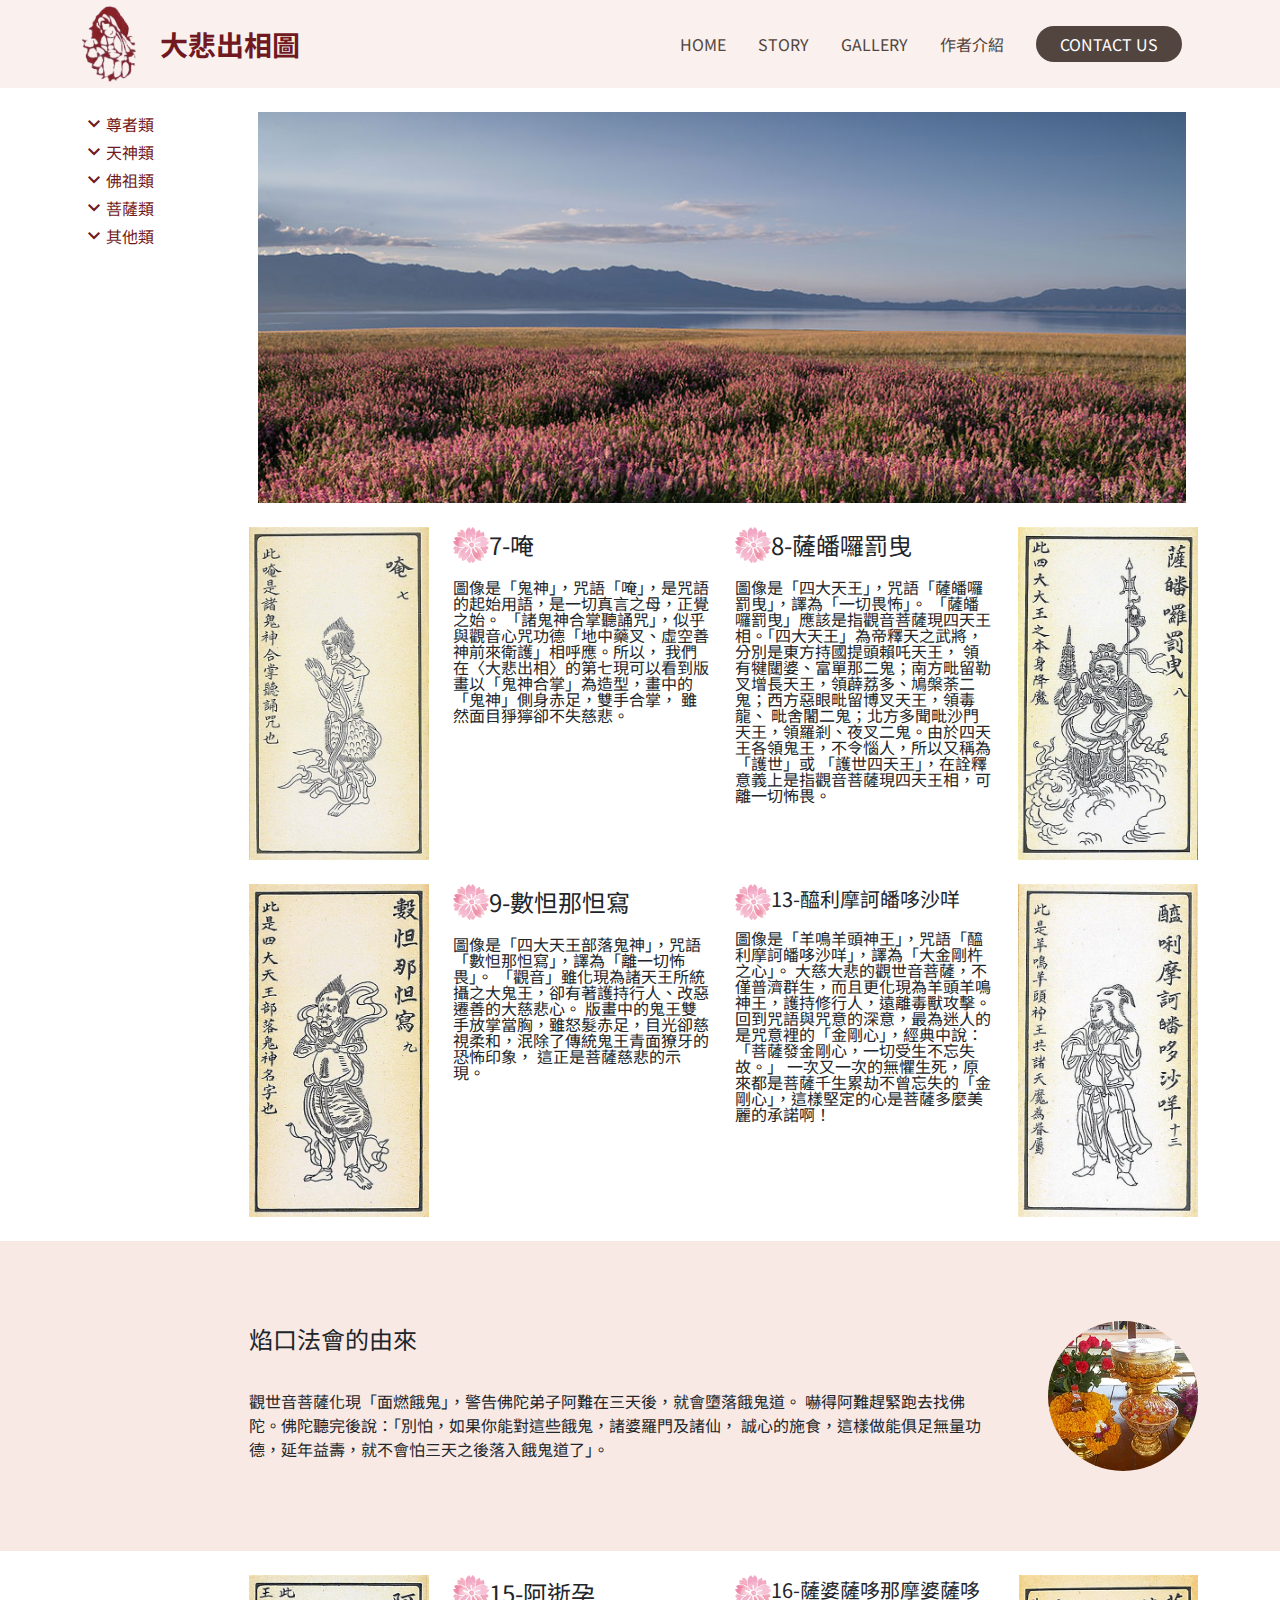
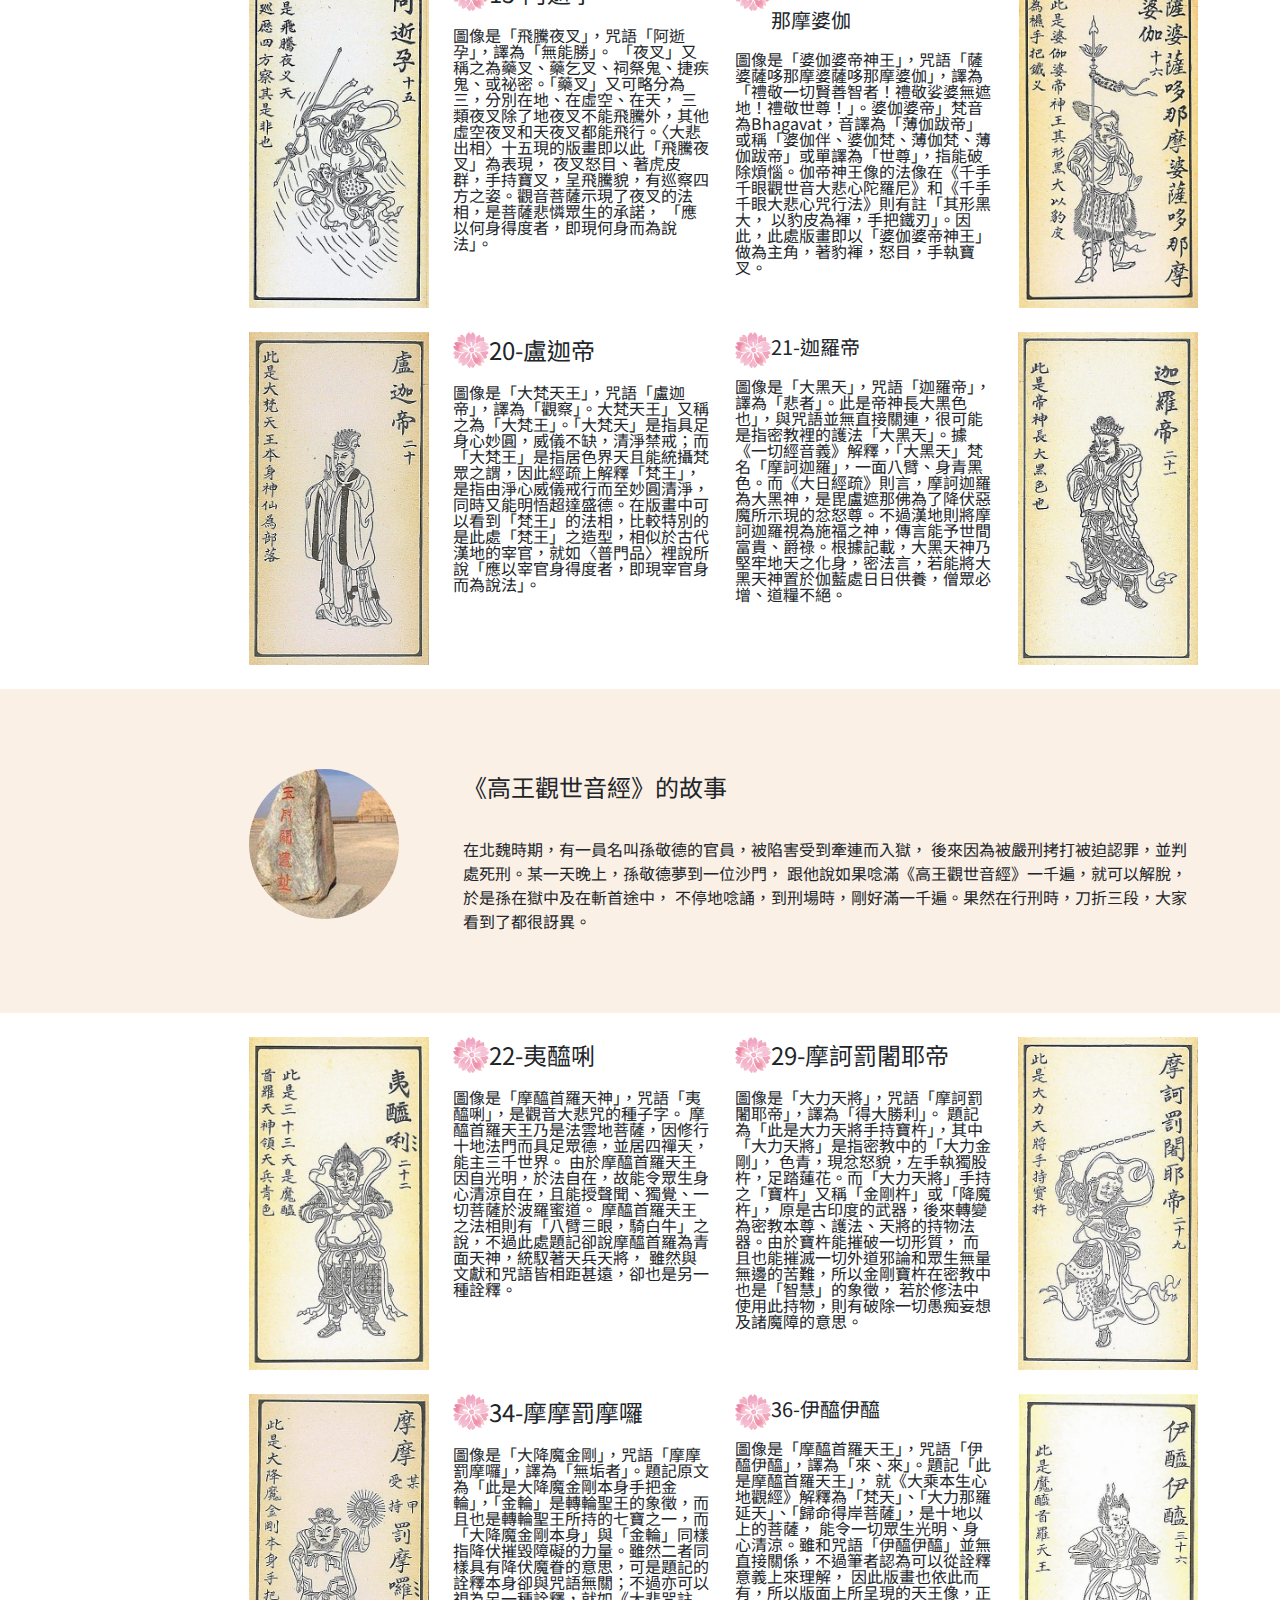
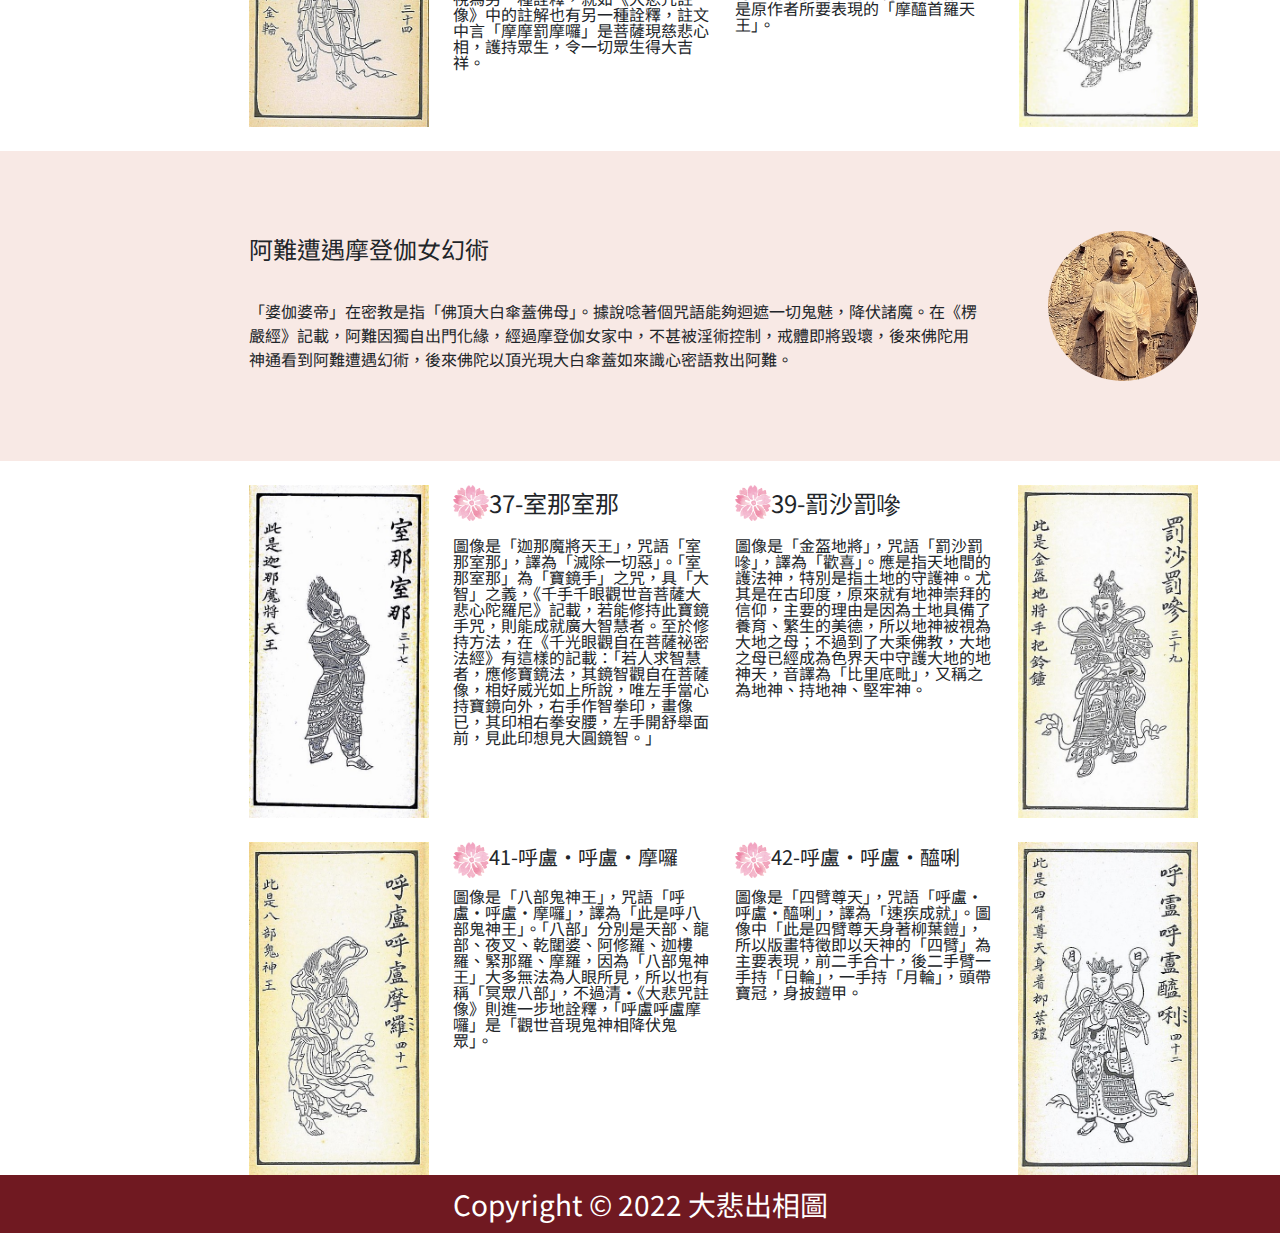
<file: god.html>
<!DOCTYPE html>
<html lang="en">

<head>
  <meta charset="UTF-8">
  <meta name="viewport" content="width=device-width, initial-scale=1.0">
  <meta http-equiv="X-UA-Compatible" content="ie=edge">
  <title>
    大悲出相圖
  </title>
  <link rel="stylesheet" href="https://cdnjs.cloudflare.com/ajax/libs/font-awesome/5.13.0/css/all.min.css" />
  <link rel="stylesheet" href="./assets/style/all.css">
  <link rel="stylesheet"
    href="https://fonts.googleapis.com/css2?family=Material+Symbols+Outlined:opsz,wght,FILL,GRAD@20..48,100..700,0..1,-50..200" />
  <link href="https://fonts.googleapis.com/css2?family=Noto+Sans+TC:wght@300;400;500;700&display=swap" rel="stylesheet">
</head>

<body>
  <div class="header"> 
    <div class="container">
      <div class="heaader-menu d-flex justify-content-between align-items-center">
        <a class="heaader-menu-logo d-flex align-items-center" href="index.html">
          <img class="logo-bodhi" src="./assets/images/中間大菩薩.png" alt="logo-bodhi">
          <h1 class="ms-4 fw-bold fs-3">大悲出相圖</h1>
        </a>
        <ul class="header-menu-group d-none d-sm-flex fs-6 lh-base " id="menu">
          <li class="px-2 px-md-3"><a href="#banner">HOME</a></li>
          <li class="px-2 px-md-3"><a href="#banner">STORY</a></li>
          <li class="px-2 px-md-3"><a href="#gallery">GALLERY</a></li>
          <li class="px-2 px-md-3"><a href="#author">作者介紹</a></li><!--id-->
          <li class="px-2 px-md-3"><a class="contact-button" href="#contact">CONTACT US</a></li>
        </ul>


        <ul class="menu-hamburger">
          <li class="menu-hamburger-open"><a href="#"><span class="material-symbols-outlined">
                menu
              </span></a></li>
          <li class="menu-hamburger-close"><a href="#"><span class="material-symbols-outlined">
                close
              </span></a></li>
        </ul>
        

      </div>
    </div>
  </div>

  <div class="mobile-menu fs-6 lh-base d-flex flex-wrap justify-content-center text-center">
    <ul>
      <li><a href="#banner">HOME</a></li>
      <li><a href="#banner">STORY</a></li>
      <li><a href="#gallery">GALLERY</a></li>
      <li><a href="#author">作者介紹</a></li>
      <li><a href="#contact">CONTACT US</a></li>
    </ul>
  </div>

  
<div class="god">
  <div class="container d-flex">
    <div class="sidebar">
      <!--sidebar-->
      <ul class="sidebar-item mt-4">
        <li class="my-1"><a class="d-flex" href="monk.html"><span class="material-symbols-outlined">
              expand_more
            </span>
            <h3 class="lh-base">尊者類</h3>
            <!--align-middle要改 無效????-->
          </a></li>
        <!--後續加細項-->
        <li class="my-1"><a class="d-flex" href="god.html"><span class="material-symbols-outlined">
              expand_more
            </span>
            <h3 class="lh-base">天神類</h3>
          </a></li>
        <li class="my-1"><a class="d-flex" href="#"><span class="material-symbols-outlined">
              expand_more
            </span>
            <h3 class="lh-base">佛祖類</h3>
          </a></li>
        <li class="my-1"><a class="d-flex" href="#"><span class="material-symbols-outlined">
              expand_more
            </span>
            <h3 class="lh-base">菩薩類</h3>
          </a></li>
        <li class="my-1"><a href="#"><a class="d-flex" href="#"><span class="material-symbols-outlined">
                expand_more
              </span>
              <h3 class="lh-base">其他類</h3>
            </a></li>
      </ul>
    </div>

    <div class="god-main">
      <!--god-main-->
      <div class="container">
        <img class="mt-4" src="./assets/images/pexels-光曦-刘-950400.jpg" alt="天神類主圖">
      </div>

    </div>

  </div>
  <!--container-->
</div>
<!--god-div-->

<!--picture-to-1-4-->
<div class="container d-flex">
  <div class="sidebar"></div>
  <div class="god-topic d-flex flex-wrap flex-lg-nowrap mt-4">
    <!--god-topic-->
    <!--picture-to-1-2-->
    <div class="god-content-all d-flex flex-wrap flex-lg-nowrap justify-content-center mb-4 mb-lg-0">
      <img class="god-topic-pics me-sm-4" src="./assets/images/圖/7-唵.jfif" alt="7">
      <div class="god-content">
        <div class="d-flex">
          <img class="flower" src="./assets/images/小花.png" alt="flower">
          <h3 class="fs-4 lh-base mb-3">7-唵</h3>
        </div>
        <p>圖像是「鬼神」，咒語「唵」，是咒語的起始用語，是一切真言之母，正覺之始。
          「諸鬼神合掌聽誦咒」，似乎與觀音心咒功德「地中藥叉、虛空善神前來衛護」相呼應。所以，
          我們在〈大悲出相〉的第七現可以看到版畫以「鬼神合掌」為造型，畫中的「鬼神」側身赤足，雙手合掌，
          雖然面目猙獰卻不失慈悲。</p>
      </div>
    </div>
    <!--god-content-all-->


    <div class="god-content-all d-flex flex-wrap flex-lg-nowrap flex-row-reverse ms-md-4 justify-content-center mb-4 mb-lg-0">
      <!--god-content-all-->
      <img class="god-topic-pics ms-sm-4 mb-sm-4 mb-lg-0" src="./assets/images/圖/8-薩皤囉罰曳.jfif" alt="8">
      <div class="god-content">
        <div class="d-flex">
          <img class="flower" src="./assets/images/小花.png" alt="flower">
          <h3 class="fs-4 lh-base mb-3">8-薩皤囉罰曳</h3>
        </div>
        <p>圖像是「四大天王」，咒語「薩皤囉罰曳」，譯為「一切畏怖」。
          「薩皤囉罰曳」應該是指觀音菩薩現四天王相。「四大天王」為帝釋天之武將，分別是東方持國提頭賴吒天王，
          領有犍闥婆、富單那二鬼；南方毗留勒叉增長天王，領薜荔多、鳩槃荼二鬼；西方惡眼毗留博叉天王，領毒龍、
          毗舍闍二鬼；北方多聞毗沙門天王，領羅剎、夜叉二鬼。由於四天王各領鬼王，不令惱人，所以又稱為「護世」或
          「護世四天王」，在詮釋意義上是指觀音菩薩現四天王相，可離一切怖畏。</p>
      </div>
    </div>
    <!--god-content-all-->
  </div>
  <!--god-topic-end-->
</div>
<!--container-->

<!--picture-to-3-4-->
<div class="container d-flex">
  <div class="sidebar"></div>
  <div class="god-topic d-flex flex-wrap flex-lg-nowrap mt-4 ">
    <!--god-topic-->
    <!--picture-to-3-4-->
    <div class="god-content-all d-flex flex-wrap flex-lg-nowrap justify-content-center me-sm-4 mb-4 mb-lg-0">
      <!--god-content-all-->
      <img class="god-topic-pics me-sm-4" src="./assets/images/圖/9-數怛那怛寫.jfif" alt="9">
      <div class="god-content">
        <div class="d-flex">
          <img class="flower" src="./assets/images/小花.png" alt="flower">
          <h3 class="fs-4 lh-base mb-3">9-數怛那怛寫</h3>
        </div>
        <p>圖像是「四大天王部落鬼神」，咒語「數怛那怛寫」，譯為「離一切怖畏」。
          「觀音」雖化現為諸天王所統攝之大鬼王，卻有著護持行人、改惡遷善的大慈悲心。
          版畫中的鬼王雙手放掌當胸，雖怒髮赤足，目光卻慈視柔和，泯除了傳統鬼王青面獠牙的恐怖印象，
          這正是菩薩慈悲的示現。</p>
      </div>
    </div>
    <!--god-content-all-end-->


    <div class="god-content-all d-flex flex-wrap flex-row-reverse flex-lg-nowrap justify-content-center mb-4 mb-lg-0">
      <!--god-content-all-->
      <img class="god-topic-pics ms-sm-4" src="./assets/images/圖/13-醯利摩訶皤哆沙咩.jpg.jfif" alt="13">
      <div class="god-content">
        <div class="d-flex">
          <img class="flower" src="./assets/images/小花.png" alt="flower">
          <h3 class="fs-5 lh-base mb-3">13-醯利摩訶皤哆沙咩</h3>
        </div>
        <p>圖像是「羊鳴羊頭神王」，咒語「醯利摩訶皤哆沙咩」，譯為「大金剛杵之心」。
          大慈大悲的觀世音菩薩，不僅普濟群生，而且更化現為羊頭羊鳴神王，護持修行人，遠離毒獸攻擊。
          回到咒語與咒意的深意，最為迷人的是咒意裡的「金剛心」，經典中說：「菩薩發金剛心，一切受生不忘失故。」
          一次又一次的無懼生死，原來都是菩薩千生累劫不曾忘失的「金剛心」，這樣堅定的心是菩薩多麼美麗的承諾啊！</p>
      </div>
    </div>
    <!--god-content-all-end-->
  </div>
  <!--god-topic-end-->
</div>
<!--container-->

<!--焰口法會的由來-->
<div class="dharma mt-4">
  <div class="container d-flex">
    <div class="sidebar"></div>
    <div class="dharma-topic d-flex flex-wrap flex-md-nowrap flex-row-reverse justify-content-center"><!--設定85%才會靠右-->
      <img class="dharma-topic-img" src="./assets/images/豆知識/焰口法會-250250.webp" alt="dharma">
      <div class="dharma-content mt-4 mt-md-0">
        <h4 class="fs-4 lh-base">焰口法會的由來</h4>
        <p class="lh-base">觀世音菩薩化現「面燃餓鬼」，警告佛陀弟子阿難在三天後，就會墮落餓鬼道。
          嚇得阿難趕緊跑去找佛陀。佛陀聽完後說：「別怕，如果你能對這些餓鬼，諸婆羅門及諸仙，
          誠心的施食，這樣做能俱足無量功德，延年益壽，就不會怕三天之後落入餓鬼道了」。
        </p>
      </div>
      <!--dharma-content-->
    </div>
  </div>
  <!--drama-topic-end-->
</div>
<!--container-->
<!--焰口法會-end-->

<!--picture-5-to-8-->
<div class="container d-flex">
  <div class="sidebar"></div>
  <div class="god-topic d-flex flex-wrap flex-lg-nowrap mt-4">
    <!--god-topic-->
    <!--picture-to-5-6-->
    <div class="god-content-all d-flex flex-wrap flex-lg-nowrap justify-content-center mb-4 mb-lg-0">
      <img class="god-topic-pics me-sm-4" src="./assets/images/圖/15-阿逝孕.jfif" alt="15">
      <div class="god-content">
        <div class="d-flex">
          <img class="flower" src="./assets/images/小花.png" alt="flower">
          <h3 class="fs-4 lh-base mb-3">15-阿逝孕</h3>
        </div>
        <p>圖像是「飛騰夜叉」，咒語「阿逝孕」，譯為「無能勝」。
          「夜叉」又稱之為藥叉、藥乞叉、祠祭鬼、捷疾鬼、或祕密。「藥叉」又可略分為三，分別在地、在虛空、在天，
          三類夜叉除了地夜叉不能飛騰外，其他虛空夜叉和天夜叉都能飛行。〈大悲出相〉十五現的版畫即以此「飛騰夜叉」為表現，
          夜叉怒目、著虎皮群，手持寶叉，呈飛騰貌，有巡察四方之姿。觀音菩薩示現了夜叉的法相，是菩薩悲憐眾生的承諾，
          「應以何身得度者，即現何身而為說法」。</p>
      </div>
    </div>
    <!--god-content-all-->


    <div class="god-content-all d-flex flex-wrap flex-lg-nowrap flex-row-reverse ms-md-4 justify-content-center mb-4 mb-lg-0">
      <!--god-content-all-->
      <img class="god-topic-pics ms-sm-4 mb-sm-4 mb-lg-0" src="./assets/images/圖/16-薩婆薩哆 那摩婆薩哆 那摩婆伽.jfif" alt="16">
      <div class="god-content">
        <div class="d-flex">
          <img class="flower" src="./assets/images/小花.png" alt="flower">
          <h3 class="fs-5 lh-base mb-3">16-薩婆薩哆那摩婆薩哆那摩婆伽</h3>
        </div>
        <p>圖像是「婆伽婆帝神王」，咒語「薩婆薩哆那摩婆薩哆那摩婆伽」，譯為「禮敬一切賢善智者！禮敬娑婆無遮地！禮敬世尊！」。婆伽婆帝」梵音為Bhagavat，音譯為「薄伽跋帝」或稱「婆伽伴、婆伽梵、薄伽梵、薄伽跋帝」或單譯為「世尊」，指能破除煩惱。伽帝神王像的法像在《千手千眼觀世音大悲心陀羅尼》和《千手千眼大悲心咒行法》則有註「其形黑大，
          以豹皮為褌，手把鐵刃」。因此，此處版畫即以「婆伽婆帝神王」做為主角，著豹褌，怒目，手執寶叉。</p>
      </div>
    </div>
    <!--god-content-all-->
  </div>
  <!--god-topic-end-->
</div>
<!--container-->

<!--picture-to-7-8-->
<div class="container d-flex">
  <div class="sidebar"></div>
  <div class="god-topic d-flex flex-wrap flex-lg-nowrap mt-4 ">
    <!--god-topic-->
    <!--picture-to-7-8-->
    <div class="god-content-all d-flex flex-wrap flex-lg-nowrap justify-content-center me-sm-4 mb-4 mb-lg-0">
      <!--god-content-all-->
      <img class="god-topic-pics me-sm-4" src="./assets/images/圖/20-盧迦帝.jfif" alt="20">
      <div class="god-content">
        <div class="d-flex">
          <img class="flower" src="./assets/images/小花.png" alt="flower">
          <h3 class="fs-4 lh-base mb-3">20-盧迦帝</h3>
        </div>
        <p>圖像是「大梵天王」，咒語「盧迦帝」，譯為「觀察」。大梵天王」又稱之為「大梵王」。「大梵天」是指具足身心妙圓，威儀不缺，清淨禁戒；而「大梵王」是指居色界天且能統攝梵眾之謂，因此經疏上解釋「梵王」，是指由淨心威儀戒行而至妙圓清淨，同時又能明悟超達盛德。在版畫中可以看到「梵王」的法相，比較特別的是此處「梵王」之造型，相似於古代漢地的宰官，就如〈普門品〉裡說所說「應以宰官身得度者，即現宰官身而為說法」。</p>
      </div>
    </div>
    <!--god-content-all-end-->


    <div class="god-content-all d-flex flex-wrap flex-row-reverse flex-lg-nowrap justify-content-center mb-4 mb-lg-0">
      <!--god-content-all-->
      <img class="god-topic-pics ms-sm-4" src="./assets/images/圖/21-迦羅帝.jfif" alt="21">
      <div class="god-content">
        <div class="d-flex">
          <img class="flower" src="./assets/images/小花.png" alt="flower">
          <h3 class="fs-5 lh-base mb-3">21-迦羅帝</h3>
        </div>
        <p>圖像是「大黑天」，咒語「迦羅帝」，譯為「悲者」。此是帝神長大黑色也」，與咒語並無直接關連，很可能是指密教裡的護法「大黑天」。據《一切經音義》解釋，「大黑天」梵名「摩訶迦羅」，一面八臂、身青黑色。而《大日經疏》則言，摩訶迦羅為大黑神，是毘盧遮那佛為了降伏惡魔所示現的忿怒尊。不過漢地則將摩訶迦羅視為施福之神，傳言能予世間富貴、爵祿。根據記載，大黑天神乃堅牢地天之化身，密法言，若能將大黑天神置於伽藍處日日供養，僧眾必增、道糧不絕。</p>
      </div>
    </div>
    <!--god-content-all-end-->
  </div>
  <!--god-topic-end-->
</div>
<!--container-->

<!--《高王觀世音經》的故事#faf0e6-->
<div class="sutra mt-4">
  <div class="container d-flex">
    <div class="sidebar"></div>
    <div class="sutra-topic d-flex flex-wrap flex-md-nowrap justify-content-center"><!--設定85%才會靠右-->
      <img class="sutra-topic-img" src="./assets/images/豆知識/玉門關-250250.jpg" alt="jade-gate">
      <div class="sutra-content mt-4 mt-md-0">
        <h4 class="fs-4 lh-base">《高王觀世音經》的故事</h4>
        <p class="lh-base">在北魏時期，有一員名叫孫敬德的官員，被陷害受到牽連而入獄，
          後來因為被嚴刑拷打被迫認罪，並判處死刑。某一天晚上，孫敬德夢到一位沙門，
          跟他說如果唸滿《高王觀世音經》一千遍，就可以解脫，於是孫在獄中及在斬首途中，
          不停地唸誦，到刑場時，剛好滿一千遍。果然在行刑時，刀折三段，大家看到了都很訝異。
        </p>
      </div>
      <!--sutra-content-->
    </div>
  </div>
  <!--sutra-topic-end-->
</div>
<!--container-->
<!--《高王觀世音經》的故事-end-->

<!--picture-9-to-11-->
<!--picture-to-9-10-->
<div class="container d-flex">
  <div class="sidebar"></div>
  <div class="god-topic d-flex flex-wrap flex-lg-nowrap mt-4">
    <!--god-topic-->
    <!--picture-to-9-10-->
    <div class="god-content-all d-flex flex-wrap flex-lg-nowrap justify-content-center mb-4 mb-lg-0">
      <img class="god-topic-pics me-sm-4" src="./assets/images/圖/22-夷醯唎.jfif" alt="22">
      <div class="god-content">
        <div class="d-flex">
          <img class="flower" src="./assets/images/小花.png" alt="flower">
          <h3 class="fs-4 lh-base mb-3">22-夷醯唎</h3>
        </div>
        <p>圖像是「摩醯首羅天神」，咒語「夷醯唎」，是觀音大悲咒的種子字。
          摩醯首羅天王乃是法雲地菩薩，因修行十地法門而具足眾德，並居四禪天，能主三千世界。
          由於摩醯首羅天王因自光明，於法自在，故能令眾生身心清涼自在，且能授聲聞、獨覺、一切菩薩於波羅蜜道。
          摩醯首羅天王之法相則有「八臂三眼，騎白牛」之說，不過此處題記卻說摩醯首羅為青面天神，統馭著天兵天將，
          雖然與文獻和咒語皆相距甚遠，卻也是另一種詮釋。</p>
      </div>
    </div>
    <!--god-content-all-->


    <div class="god-content-all d-flex flex-wrap flex-lg-nowrap flex-row-reverse ms-md-4 justify-content-center mb-4 mb-lg-0">
      <!--god-content-all-->
      <img class="god-topic-pics ms-sm-4 mb-sm-4 mb-lg-0" src="./assets/images/圖/29-摩訶罰闍耶帝.jfif" alt="29">
      <div class="god-content">
        <div class="d-flex">
          <img class="flower" src="./assets/images/小花.png" alt="flower">
          <h3 class="fs-4 lh-base mb-3">29-摩訶罰闍耶帝</h3>
        </div>
        <p>圖像是「大力天將」，咒語「摩訶罰闍耶帝」，譯為「得大勝利」。
          題記為「此是大力天將手持寶杵」，其中「大力天將」是指密教中的「大力金剛」，
          色青，現忿怒貌，左手執獨股杵，足踏蓮花。而「大力天將」手持之「寶杵」又稱「金剛杵」或「降魔杵」，
          原是古印度的武器，後來轉變為密教本尊、護法、天將的持物法器。由於寶杵能摧破一切形質，
          而且也能摧滅一切外道邪論和眾生無量無邊的苦難，所以金剛寶杵在密教中也是「智慧」的象徵，
          若於修法中使用此持物，則有破除一切愚痴妄想及諸魔障的意思。</p>
      </div>
    </div>
    <!--god-content-all-->
  </div>
  <!--god-topic-end-->
</div>
<!--container-->

<!--picture-to-11-12-->
<div class="container d-flex">
  <div class="sidebar"></div>
  <div class="god-topic d-flex flex-wrap flex-lg-nowrap mt-4 ">
    <!--god-topic-->
    <!--picture-to-11-12-->
    <div class="god-content-all d-flex flex-wrap flex-lg-nowrap justify-content-center me-sm-4 mb-4 mb-lg-0">
      <!--god-content-all-->
      <img class="god-topic-pics me-sm-4" src="./assets/images/圖/34-摩摩罰摩囉.jfif" alt="34">
      <div class="god-content">
        <div class="d-flex">
          <img class="flower" src="./assets/images/小花.png" alt="flower">
          <h3 class="fs-4 lh-base mb-3">34-摩摩罰摩囉</h3>
        </div>
        <p>圖像是「大降魔金剛」，咒語「摩摩罰摩囉」，譯為「無垢者」。題記原文為「此是大降魔金剛本身手把金輪」，「金輪」是轉輪聖王的象徵，而且也是轉輪聖王所持的七寶之一，而「大降魔金剛本身」與「金輪」同樣指降伏摧毀障礙的力量。雖然二者同樣具有降伏魔眷的意思，可是題記的詮釋本身卻與咒語無關；不過亦可以視為另一種詮釋，就如《大悲咒註像》中的註解也有另一種詮釋，註文中言「摩摩罰摩囉」是菩薩現慈悲心相，護持眾生，令一切眾生得大吉祥。</p>
      </div>
    </div>
    <!--god-content-all-end-->


    <div class="god-content-all d-flex flex-wrap flex-row-reverse flex-lg-nowrap justify-content-center mb-4 mb-lg-0">
      <!--god-content-all-->
      <img class="god-topic-pics ms-sm-4" src="./assets/images/圖/36-伊醯伊醯.jfif" alt="36">
      <div class="god-content">
        <div class="d-flex">
          <img class="flower" src="./assets/images/小花.png" alt="flower">
          <h3 class="fs-5 lh-base mb-3">36-伊醯伊醯</h3>
        </div>
        <p>圖像是「摩醯首羅天王」，咒語「伊醯伊醯」，譯為「來、來」。題記「此是摩醯首羅天王」，
          就《大乘本生心地觀經》解釋為「梵天」、「大力那羅延天」、「歸命得岸菩薩」，是十地以上的菩薩，
          能令一切眾生光明、身心清涼。雖和咒語「伊醯伊醯」並無直接關係，不過筆者認為可以從詮釋意義上來理解，
          因此版畫也依此而有，所以版面上所呈現的天王像，正是原作者所要表現的「摩醯首羅天王」。</p>
      </div>
    </div>
    <!--god-content-all-end-->
  </div>
  <!--god-topic-end-->
</div>
<!--container-->

<!--阿難遭遇摩登伽女幻術-->
<div class="Ananda mt-4">
  <div class="container d-flex">
    <div class="sidebar"></div>
    <div class="Ananda-topic d-flex flex-wrap flex-md-nowrap flex-row-reverse justify-content-center"><!--設定85%才會靠右-->
      <img class="Ananda-topic-img" src="./assets/images/豆知識//阿難-250250.webp" alt="Ananda">
      <div class="Ananda-content mt-4 mt-md-0">
        <h4 class="fs-4 lh-base">阿難遭遇摩登伽女幻術</h4>
        <p class="lh-base">「婆伽婆帝」在密教是指「佛頂大白傘蓋佛母」。據說唸著個咒語能夠迴遮一切鬼魅，降伏諸魔。在《楞嚴經》記載，阿難因獨自出門化緣，經過摩登伽女家中，不甚被淫術控制，戒體即將毀壞，後來佛陀用神通看到阿難遭遇幻術，後來佛陀以頂光現大白傘蓋如來識心密語救出阿難。
        </p>
      </div>
      <!--Ananda-content-->
    </div>
  </div>
  <!--Ananda-topic-end-->
</div>
<!--container-->
<!--阿難遭遇摩登伽女幻術-end-->

<!--picture-to-13-14-->
<div class="container d-flex">
  <div class="sidebar"></div>
  <div class="god-topic d-flex flex-wrap flex-lg-nowrap mt-4 ">
    <!--god-topic-->
    <!--picture-to-13-14-->
    <div class="god-content-all d-flex flex-wrap flex-lg-nowrap justify-content-center me-sm-4 mb-4 mb-lg-0">
      <!--god-content-all-->
      <img class="god-topic-pics me-sm-4" src="./assets/images/圖/37-室那室那.jfif" alt="37">
      <div class="god-content">
        <div class="d-flex">
          <img class="flower" src="./assets/images/小花.png" alt="flower">
          <h3 class="fs-4 lh-base mb-3">37-室那室那</h3>
        </div>
        <p>圖像是「迦那魔將天王」，咒語「室那室那」，譯為「滅除一切惡」。「室那室那」為「寶鏡手」之咒，具「大智」之義，《千手千眼觀世音菩薩大悲心陀羅尼》記載，若能修持此寶鏡手咒，則能成就廣大智慧者。至於修持方法，在《千光眼觀自在菩薩祕密法經》有這樣的記載：「若人求智慧者，應修寶鏡法，其鏡智觀自在菩薩像，相好威光如上所說，唯左手當心持寶鏡向外，右手作智拳印，畫像已，其印相右拳安腰，左手開舒舉面前，見此印想見大圓鏡智。」</p>
      </div>
    </div>
    <!--god-content-all-end-->


    <div class="god-content-all d-flex flex-wrap flex-row-reverse flex-lg-nowrap justify-content-center mb-4 mb-lg-0">
      <!--god-content-all-->
      <img class="god-topic-pics ms-sm-4" src="./assets/images/圖/39-罰沙罰嘇.jfif" alt="39">
      <div class="god-content">
        <div class="d-flex">
          <img class="flower" src="./assets/images/小花.png" alt="flower">
          <h3 class="fs-4 lh-base mb-3">39-罰沙罰嘇</h3>
        </div>
        <p>圖像是「金盔地將」，咒語「罰沙罰嘇」，譯為「歡喜」。應是指天地間的護法神，特別是指土地的守護神。尤其是在古印度，原來就有地神崇拜的信仰，主要的理由是因為土地具備了養育、繁生的美德，所以地神被視為大地之母；不過到了大乘佛教，大地之母已經成為色界天中守護大地的地神天，音譯為「比里底毗」，又稱之為地神、持地神、堅牢神。</p>
      </div>
    </div>
    <!--god-content-all-end-->
  </div>
  <!--god-topic-end-->
</div>
<!--container-->

<!--picture-to-15-16-->
<div class="container d-flex">
  <div class="sidebar"></div>
  <div class="god-topic d-flex flex-wrap flex-lg-nowrap mt-4 ">
    <!--god-topic-->
    <!--picture-to-15-16-->
    <div class="god-content-all d-flex flex-wrap flex-lg-nowrap justify-content-center me-sm-4 mb-4 mb-lg-0">
      <!--god-content-all-->
      <img class="god-topic-pics me-sm-4" src="./assets/images/圖/41-呼盧‧呼盧‧摩囉.jfif" alt="41">
      <div class="god-content">
        <div class="d-flex">
          <img class="flower" src="./assets/images/小花.png" alt="flower">
          <h3 class="fs-5 lh-base mb-3">41-呼盧‧呼盧‧摩囉</h3>
        </div>
        <p>圖像是「八部鬼神王」，咒語「呼盧‧呼盧‧摩囉」，譯為「此是呼八部鬼神王」。「八部」分別是天部、龍部、夜叉、乾闥婆、阿修羅、迦樓羅、緊那羅、摩羅，因為「八部鬼神王」大多無法為人眼所見，所以也有稱「冥眾八部」，不過清‧《大悲咒註像》則進一步地詮釋，「呼盧呼盧摩囉」是「觀世音現鬼神相降伏鬼眾」。</p>
      </div>
    </div>
    <!--god-content-all-end-->


    <div class="god-content-all d-flex flex-wrap flex-row-reverse flex-lg-nowrap justify-content-center mb-4 mb-lg-0">
      <!--god-content-all-->
      <img class="god-topic-pics ms-sm-4" src="./assets/images/圖/42-呼盧‧呼盧‧醯唎.jfif" alt="42">
      <div class="god-content">
        <div class="d-flex">
          <img class="flower" src="./assets/images/小花.png" alt="flower">
          <h3 class="fs-5 lh-base mb-3">42-呼盧‧呼盧‧醯唎</h3>
        </div>
        <p>圖像是「四臂尊天」，咒語「呼盧‧呼盧‧醯唎」，譯為「速疾成就」。圖像中「此是四臂尊天身著柳葉鎧」，所以版畫特徵即以天神的「四臂」為主要表現，前二手合十，後二手臂一手持「日輪」，一手持「月輪」，頭帶寶冠，身披鎧甲。</p>
      </div>
    </div>
    <!--god-content-all-end-->
  </div>
  <!--god-topic-end-->
</div>
<!--container-->

    <footer class="bg-primary text-white fs-3 lh-base">
      <div class="container py-2 d-flex flex-wrap justify-content-center">
        <p>Copyright © 2022 大悲出相圖</p>
      </div>
    </footer>

    <script src="./assets/js/vendors.js"></script>
    <script src="./assets/js/all.js"></script>
</body>

</html>
</file>
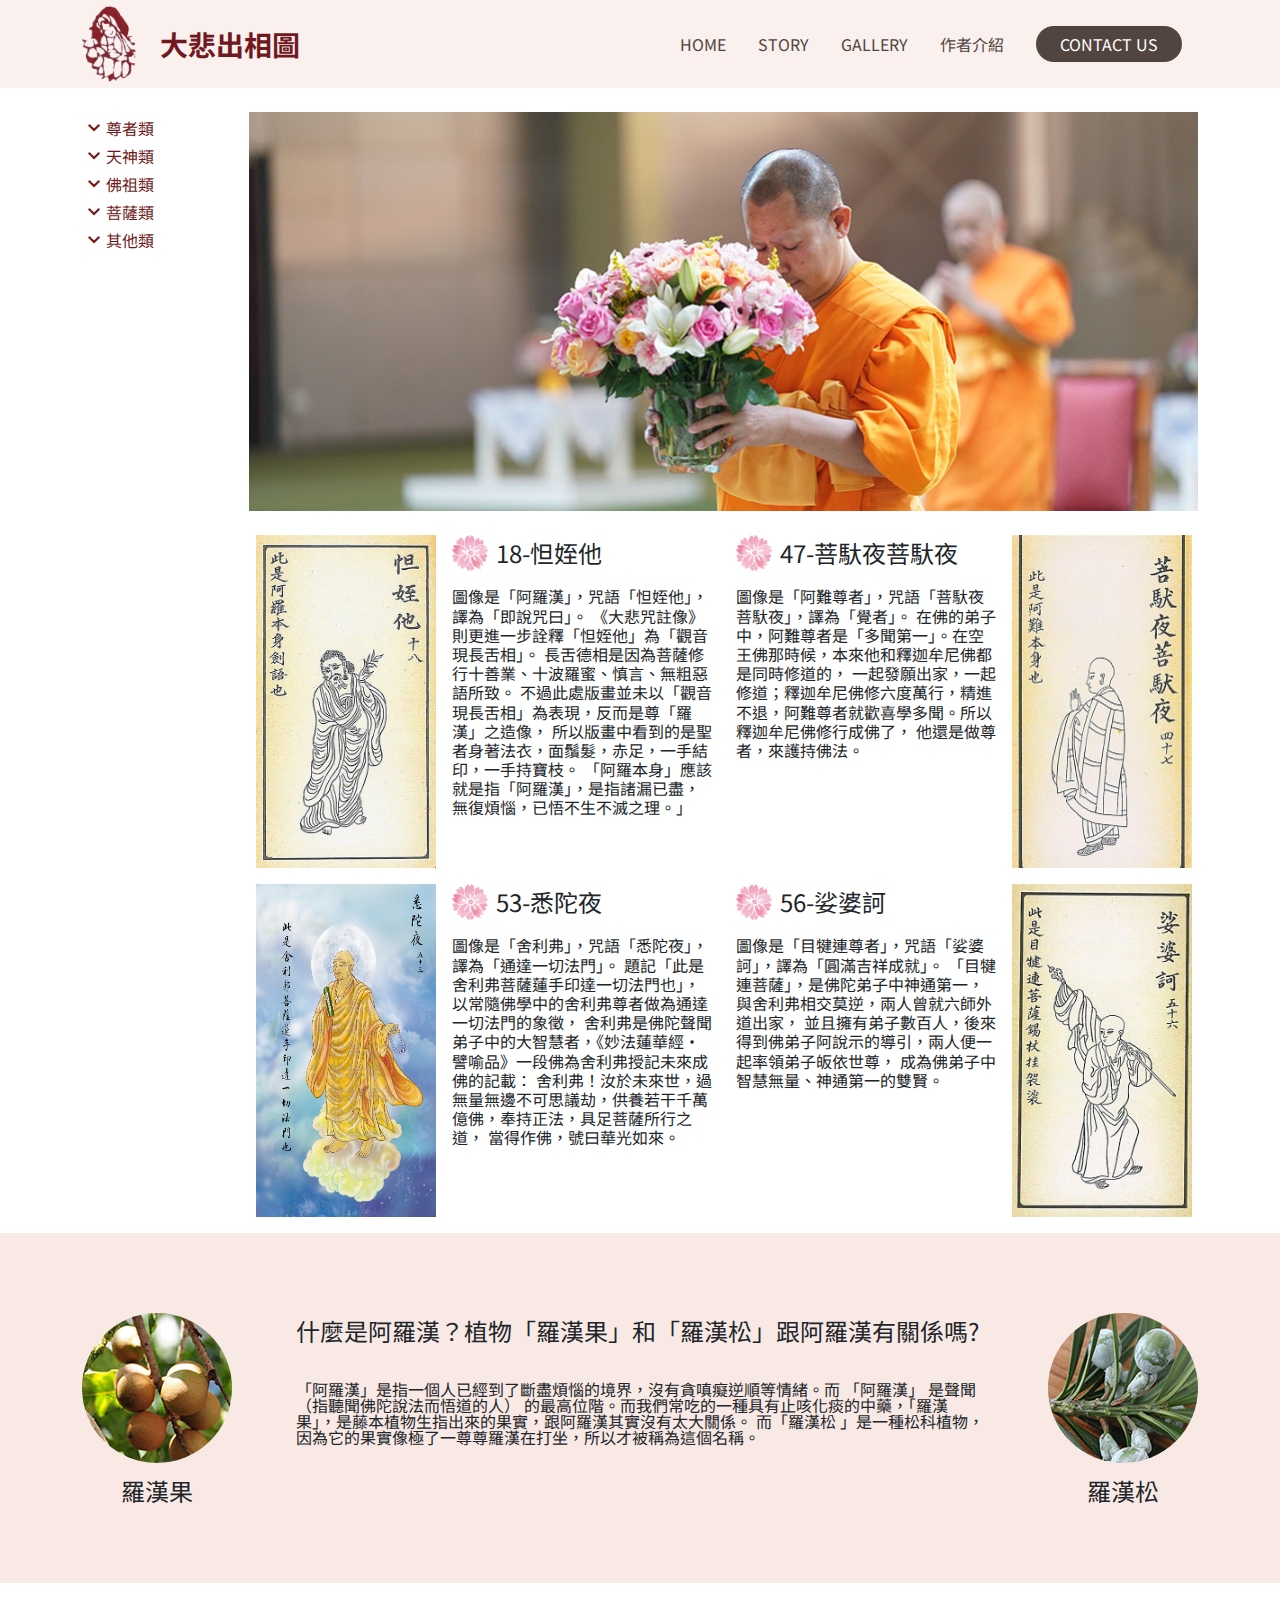
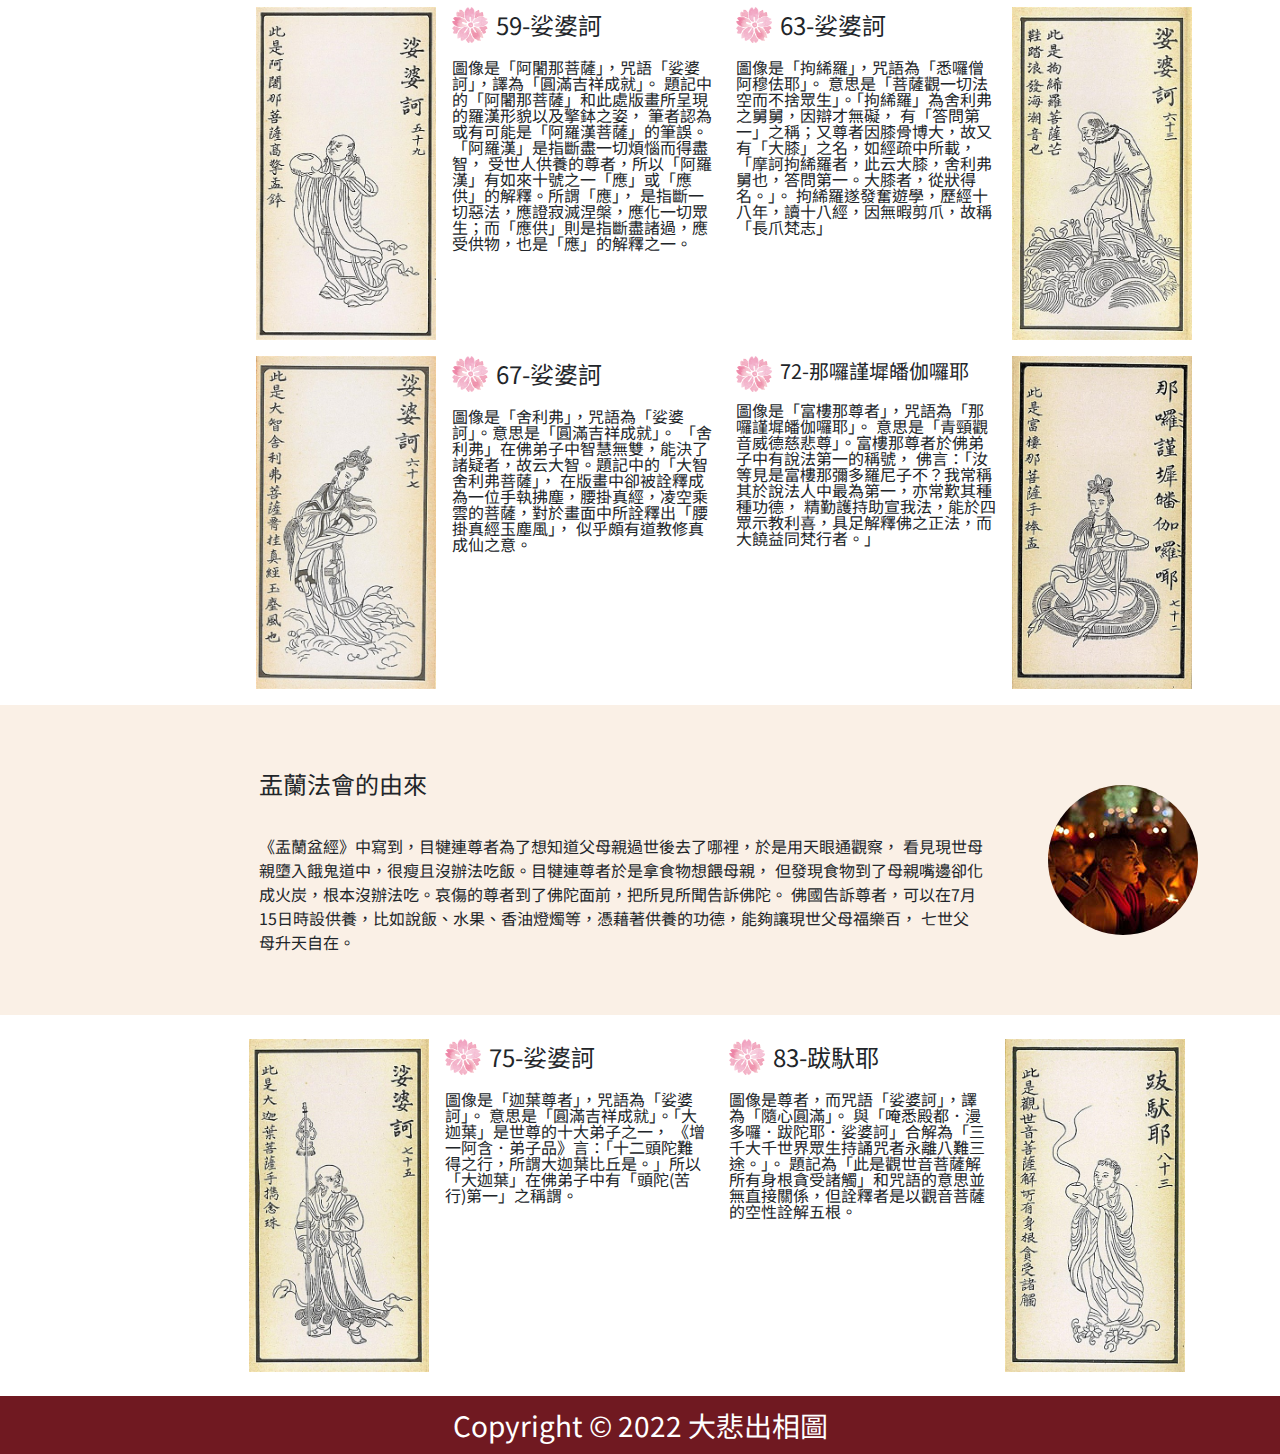
<file: monk.html>
<!DOCTYPE html>
<html lang="en">

<head>
  <meta charset="UTF-8">
  <meta name="viewport" content="width=device-width, initial-scale=1.0">
  <meta http-equiv="X-UA-Compatible" content="ie=edge">
  <title>
    大悲出相圖
  </title>
  <link rel="stylesheet" href="https://cdnjs.cloudflare.com/ajax/libs/font-awesome/5.13.0/css/all.min.css" />
  <link rel="stylesheet" href="./assets/style/all.css">
  <link rel="stylesheet"
    href="https://fonts.googleapis.com/css2?family=Material+Symbols+Outlined:opsz,wght,FILL,GRAD@20..48,100..700,0..1,-50..200" />
  <link href="https://fonts.googleapis.com/css2?family=Noto+Sans+TC:wght@300;400;500;700&display=swap" rel="stylesheet">
</head>

<body>
  <div class="header"> 
    <div class="container">
      <div class="heaader-menu d-flex justify-content-between align-items-center">
        <a class="heaader-menu-logo d-flex align-items-center" href="index.html">
          <img class="logo-bodhi" src="./assets/images/中間大菩薩.png" alt="logo-bodhi">
          <h1 class="ms-4 fw-bold fs-3">大悲出相圖</h1>
        </a>
        <ul class="header-menu-group d-none d-sm-flex fs-6 lh-base " id="menu">
          <li class="px-2 px-md-3"><a href="#banner">HOME</a></li>
          <li class="px-2 px-md-3"><a href="#banner">STORY</a></li>
          <li class="px-2 px-md-3"><a href="#gallery">GALLERY</a></li>
          <li class="px-2 px-md-3"><a href="#author">作者介紹</a></li><!--id-->
          <li class="px-2 px-md-3"><a class="contact-button" href="#contact">CONTACT US</a></li>
        </ul>


        <ul class="menu-hamburger">
          <li class="menu-hamburger-open"><a href="#"><span class="material-symbols-outlined">
                menu
              </span></a></li>
          <li class="menu-hamburger-close"><a href="#"><span class="material-symbols-outlined">
                close
              </span></a></li>
        </ul>
        

      </div>
    </div>
  </div>

  <div class="mobile-menu fs-6 lh-base d-flex flex-wrap justify-content-center text-center">
    <ul>
      <li><a href="#banner">HOME</a></li>
      <li><a href="#banner">STORY</a></li>
      <li><a href="#gallery">GALLERY</a></li>
      <li><a href="#author">作者介紹</a></li>
      <li><a href="#contact">CONTACT US</a></li>
    </ul>
  </div>

  
<div class="exhibit">
  <!--最外層含sidebar-->
  <div class="container d-flex">
    <!--讓sidebar和右側並排-->
    <div class="sidebar mt-4">
      <!--sidebar-->
      <ul class="sidebar-item">
        <li class="my-1"><a class="d-flex" href="monk.html"><span class="material-symbols-outlined">
              expand_more
            </span>
            <h3 class="lh-base">尊者類</h3><!--align-middle要改 無效????-->
          </a></li>
        <!--後續加細項-->
        <li class="my-1"><a class="d-flex" href="god.html"><span class="material-symbols-outlined">
                expand_more
              </span>
              <h3 class="lh-base">天神類</h3></a></li>
        <li class="my-1"><a class="d-flex" href="#"><span class="material-symbols-outlined">
                expand_more
              </span><h3 class="lh-base">佛祖類</h3></a></li>
        <li class="my-1"><a class="d-flex" href="#"><span class="material-symbols-outlined">
                expand_more
              </span><h3 class="lh-base">菩薩類</h3></a></li>
        <li class="my-1"><a href="#"><a class="d-flex" href="#"><span class="material-symbols-outlined">
                expand_more
              </span>
              <h3 class="lh-base">其他類</h3></a></li>
      </ul>
    </div>


    <section class="monk">

      <div class="monk-banner mt-4">
        <div class=" monk-img">
          <img src="./assets/images/monk-950400.jpg" alt="monk-banner">
        </div>
      </div>
      <!--monk-pictures-1to4-start-->
      <div class="monk-pics mt-4">

        <ul class="monk-pics-group d-flex flex-wrap justify-content-center mb-3">

          <li class="d-flex flex-wrap flex-md-nowrap justify-content-center me-sm-4 me-0 mb-3 mb-xl-0">
            <!--設定pad再flex-wrap再用jCC讓圖片置中，為拉撐-->
            <img class="monk-pics-main me-3" src="./assets/images/圖/18.jfif" alt="18"></img>
            <!--imgclass要設定RWD，未設定-->
            <ul class="monk-content">
              <div class="d-flex">
                <!--小花flower-->
                <img class="flower me-2" src="./assets/images/小花.png" alt="flower">
                <h3 class="fs-4 lh-base mb-3">18-怛姪他</h3>
              </div>
              <li class="">圖像是「阿羅漢」，咒語「怛姪他」，譯為「即說咒曰」。
                《大悲咒註像》則更進一步詮釋「怛姪他」為「觀音現長舌相」。
                長舌德相是因為菩薩修行十善業、十波羅蜜、慎言、無粗惡語所致。
                不過此處版畫並未以「觀音現長舌相」為表現，反而是尊「羅漢」之造像，
                所以版畫中看到的是聖者身著法衣，面鬚髮，赤足，一手結印，一手持寶枝。
                「阿羅本身」應該就是指「阿羅漢」，是指諸漏已盡，無復煩惱，已悟不生不滅之理。」</li>
            </ul>
          </li>
          <li class="d-flex flex-row-reverse flex-wrap flex-md-nowrap justify-content-center">
            <!--設定pad再flex-wrap再用jCC讓圖片置中-->
            <img class="monk-pics-main ms-3" src="./assets/images/圖/47-菩馱夜菩馱夜.jpg.jfif" alt="47"></img>
            <ul class="monk-content">
              <div class="d-flex">
                <!--小花flower-->
                <img class="flower me-2" src="./assets/images/小花.png" alt="flower">
                <h3 class="fs-4 lh-base mb-3">47-菩馱夜菩馱夜</h3>
              </div>
              <li>圖像是「阿難尊者」，咒語「菩馱夜菩馱夜」，譯為「覺者」。
                在佛的弟子中，阿難尊者是「多聞第一」。在空王佛那時候，本來他和釋迦牟尼佛都是同時修道的，
                一起發願出家，一起修道；釋迦牟尼佛修六度萬行，精進不退，阿難尊者就歡喜學多聞。所以釋迦牟尼佛修行成佛了，
                他還是做尊者，來護持佛法。</li>
            </ul>

          </li>
        </ul>

        <ul class="monk-pics-group d-flex flex-wrap justify-content-center mb-3">
          <li class="d-flex flex-wrap flex-md-nowrap justify-content-center me-sm-4 me-0 mb-3 mb-xl-0">
            <!--設定pad再flex-wrap再用jCC讓圖片置中-->
            <img class="monk-pics-main me-3" src="./assets/images/圖/53-悉陀夜.jpg" alt="53"></img>
            <ul class="monk-content">
              <div class="d-flex">
                <!--小花flower-->
                <img class="flower me-2" src="./assets/images/小花.png" alt="flower">
                <h3 class="fs-4 lh-base mb-3">53-悉陀夜</h3>
              </div>
              <li>圖像是「舍利弗」，咒語「悉陀夜」，譯為「通達一切法門」。

                題記「此是舍利弗菩薩蓮手印達一切法門也」，以常隨佛學中的舍利弗尊者做為通達一切法門的象徵，
                舍利弗是佛陀聲聞弟子中的大智慧者，《妙法蓮華經‧譬喻品》一段佛為舍利弗授記未來成佛的記載：
                舍利弗！汝於未來世，過無量無邊不可思議劫，供養若干千萬億佛，奉持正法，具足菩薩所行之道，
                當得作佛，號曰華光如來。</li>
            </ul>

          </li>
          <li class="d-flex flex-row-reverse flex-wrap flex-md-nowrap justify-content-center ">
            <!--設定pad再flex-wrap再用jCC讓圖片置中-->
            <img class="monk-pics-main ms-3" src="./assets/images/圖/56-娑婆訶.jpg" alt="56"></img>
            <ul class="monk-content">
              <div class="d-flex">
                <!--小花flower-->
                <img class="flower me-2" src="./assets/images/小花.png" alt="flower">
                <h3 class="fs-4 lh-base mb-3">56-娑婆訶</h3>
              </div>
              <li>圖像是「目犍連尊者」，咒語「娑婆訶」，譯為「圓滿吉祥成就」。
                「目犍連菩薩」，是佛陀弟子中神通第一，與舍利弗相交莫逆，兩人曾就六師外道出家，
                並且擁有弟子數百人，後來得到佛弟子阿說示的導引，兩人便一起率領弟子皈依世尊，
                成為佛弟子中智慧無量、神通第一的雙賢。</li>
            </ul>

          </li>
        </ul>
      </div>
      <!--monk-pictures-1to4-end-->

    </section>

  </div>
  <!--container-->
</div>
<!--exhibit-->

<!--羅漢松豆知識-->
<section class="podocarpus">
  <div class="container d-flex flex-wrap flex-md-nowrap">
    <div class="podocarpus-item1 text-center">
      <img class="podocarpus-pic1 mb-3" src="./assets/images/豆知識/羅漢果-150150.jpg" alt="羅漢果">
      <h5 class="fs-4">羅漢果</h5>
    </div>
    <div class="podocarpus-content">
      <h4>什麼是阿羅漢？植物「羅漢果」和「羅漢松」跟阿羅漢有關係嗎?</h4>
      <p class="">「阿羅漢」是指一個人已經到了斷盡煩惱的境界，沒有貪嗔癡逆順等情緒。而 「阿羅漢」 是聲聞（指聽聞佛陀說法而悟道的人）
        的最高位階。而我們常吃的一種具有止咳化痰的中藥，「羅漢果」，是藤本植物生指出來的果實，跟阿羅漢其實沒有太大關係。
        而「羅漢松 」是一種松科植物，因為它的果實像極了一尊尊羅漢在打坐，所以才被稱為這個名稱。</p>
    </div>
    <div class="podocarpus-item2 text-center">
      <img class="podocarpus-pic2 mb-3" src="./assets/images/豆知識/羅漢松-150150.jpg" alt="羅漢松">
      <h5 class="fs-4">羅漢松</h5>
    </div>
  </div>

</section>
<!--羅漢松豆知識-end-->

<!--monk-pictures-5to9-start-->
<div class="container d-flex">
  <div class="sidebar"></div>
  <!--sidebar新增空的sidebar,避免向左推-->
  <div class="monk-second-pics mt-4">

    <ul class="monk-pics-group d-flex flex-wrap justify-content-center mb-3">
      <li class="d-flex flex-wrap  flex-md-nowrap justify-content-center me-sm-4 me-0 mb-3 mb-xl-0">
        <!--設定pad再flex-wrap再用jCC讓圖片置中，為拉撐-->
        <img class="monk-pics-main me-3" src="./assets/images/圖/59-娑婆訶.jpg" alt="59"></img>
        <!--imgclass要設定RWD，未設定-->
        <ul class="monk-content">
          <div class="d-flex">
            <!--小花flower-->
            <img class="flower me-2" src="./assets/images/小花.png" alt="flower">
            <h3 class="fs-4 lh-base mb-3">59-娑婆訶</h3>
          </div>
          <li class="">圖像是「阿闍那菩薩」，咒語「娑婆訶」，譯為「圓滿吉祥成就」。
            題記中的「阿闍那菩薩」和此處版畫所呈現的羅漢形貌以及擎鉢之姿，
            筆者認為或有可能是「阿羅漢菩薩」的筆誤。「阿羅漢」是指斷盡一切煩惱而得盡智，
            受世人供養的尊者，所以「阿羅漢」有如來十號之一「應」或「應供」的解釋。所謂「應」，
            是指斷一切惡法，應證寂滅涅槃，應化一切眾生；而「應供」則是指斷盡諸過，應受供物，也是「應」的解釋之一。</li>
        </ul>
      </li>
      <li class="d-flex flex-row-reverse flex-wrap flex-md-nowrap justify-content-center">
        <!--設定pad再flex-wrap再用jCC讓圖片置中-->
        <img class="monk-pics-main  ms-3" src="./assets/images/圖/63-娑婆訶.jpg" alt="63"></img>
        <ul class="monk-content">
          <div class="d-flex">
            <!--小花flower-->
            <img class="flower me-2" src="./assets/images/小花.png" alt="flower">
            <h3 class="fs-4 lh-base mb-3">63-娑婆訶</h3>
          </div>
          <li class="">圖像是「拘絺羅」，咒語為「悉囉僧阿穆佉耶」。
            意思是「菩薩觀一切法空而不捨眾生」。「拘絺羅」為舍利弗之舅舅，因辯才無礙，
            有「答問第一」之稱；又尊者因膝骨博大，故又有「大膝」之名，如經疏中所載，
            「摩訶拘絺羅者，此云大膝，舍利弗舅也，答問第一。大膝者，從狀得名。」。
            拘絺羅遂發奮遊學，歷經十八年，讀十八經，因無暇剪爪，故稱「長爪梵志」</li>
        </ul>

      </li>
    </ul>

    <ul class="monk-pics-group d-flex flex-wrap justify-content-center mb-3">
      <li class="d-flex flex-wrap flex-md-nowrap justify-content-center me-sm-4 me-0 mb-3 mb-xl-0">
        <!--設定pad再flex-wrap再用jCC讓圖片置中-->
        <img class="monk-pics-main me-3" src="./assets/images/圖/67-娑婆訶.jpg" alt="67"></img>
        <ul class="monk-content">
          <div class="d-flex">
            <!--小花flower-->
            <img class="flower me-2" src="./assets/images/小花.png" alt="flower">
            <h3 class="fs-4 lh-base mb-3">67-娑婆訶</h3>
          </div>
          <li>圖像是「舍利弗」，咒語為「娑婆訶」。意思是「圓滿吉祥成就」。
            「舍利弗」在佛弟子中智慧無雙，能決了諸疑者，故云大智。題記中的「大智舍利弗菩薩」，
            在版畫中卻被詮釋成為一位手執拂塵，腰掛真經，凌空乘雲的菩薩，對於畫面中所詮釋出「腰掛真經玉塵風」，
            似乎頗有道教修真成仙之意。</li>
        </ul>

      </li>
      <li class="d-flex flex-row-reverse flex-wrap flex-md-nowrap justify-content-center ">
        <!--設定pad再flex-wrap再用jCC讓圖片置中-->
        <img class="monk-pics-main ms-3" src="./assets/images/圖/72-那囉謹墀皤伽囉耶-富樓那尊者.jpg" alt="72"></img>
        <ul class="monk-content">
          <div class="d-flex">
            <!--小花flower-->
            <img class="flower me-2" src="/assets/images/小花.png" alt="flower">
            <h3 class="fs-5 lh-base mb-3">72-那囉謹墀皤伽囉耶</h3>
          </div>
          <li>圖像是「富樓那尊者」，咒語為「那囉謹墀皤伽囉耶」。
            意思是「青頸觀音威德慈悲尊」。富樓那尊者於佛弟子中有說法第一的稱號，
            佛言：「汝等見是富樓那彌多羅尼子不？我常稱其於說法人中最為第一，亦常歎其種種功德，
            精勤護持助宣我法，能於四眾示教利喜，具足解釋佛之正法，而大饒益同梵行者。」</li>
        </ul>

      </li>
    </ul>
  </div>
  <!--monk-pictures-1to4-end-->

</div>
<!--container-->

<!--盂蘭法會的由來-->
<section class="obon">
  <div class=" obon-all container d-flex flex-wrap flex-md-nowrap justify-content-end align-items-center">

    <div class="obon-content">
      <h4>盂蘭法會的由來</h4>
      <p class="lh-base">《盂蘭盆經》中寫到，目犍連尊者為了想知道父母親過世後去了哪裡，於是用天眼通觀察，
        看見現世母親墮入餓鬼道中，很瘦且沒辦法吃飯。目犍連尊者於是拿食物想餵母親，
        但發現食物到了母親嘴邊卻化成火炭，根本沒辦法吃。哀傷的尊者到了佛陀面前，把所見所聞告訴佛陀。
        佛國告訴尊者，可以在7月15日時設供養，比如說飯、水果、香油燈燭等，憑藉著供養的功德，能夠讓現世父母福樂百，
        七世父母升天自在。</p>
    </div>
    <div class="obon-item2 text-center">
      <img class="obon-pic2 " src="./assets/images/豆知識/盂蘭法會-150150.jpg" alt="盂蘭法會">
    </div>
  </div>

</section>
<!--盂蘭法會的由來-end-->

<!--monk-pictures-10to11-start-->

<div class="container d-flex">
  <!--要加d-flex,sidebar才又推擠效果-->
  <div class="sidebar"></div>
  <div class="monk-third my-4 ">
    <ul class="monk-pics-group d-flex flex-wrap justify-content-center">
      <li class="d-flex flex-wrap justify-content-center me-sm-4 me-0 mb-3 mb-xl-0"><img class="monk-pics-main me-3"
          src="./assets/images/圖/75-娑婆訶-大迦葉.jpg" alt="75">
        <div class="monk-content">
          <div class="d-flex">
            <img class="flower  me-2" src="./assets/images/小花.png" alt="flower">
            <h3 class="fs-4 lh-base mb-3">75-娑婆訶</h3>
          </div>
          <p>圖像是「迦葉尊者」，咒語為「娑婆訶」。
            意思是「圓滿吉祥成就」。「大迦葉」是世尊的十大弟子之一，
            《增一阿含．弟子品》言：「十二頭陀難得之行，所謂大迦葉比丘是。」所以「大迦葉」在佛弟子中有「頭陀(苦行)第一」之稱謂。
          </p>
        </div>
      </li>
      <li class="d-flex flex-wrap justify-content-center flex-row-reverse"><img class="monk-pics-main ms-3"
          src="./assets/images/圖/83-跋馱耶-隨心圓滿.jpg" alt="83">
        <div class="monk-content">
          <div class="d-flex">
            <img class="flower  me-2" src="./assets/images/小花.png" alt="flower">
            <h3 class="fs-4 lh-base mb-3">83-跋馱耶</h3>
          </div>
          <p>圖像是尊者，而咒語「娑婆訶」，譯為「隨心圓滿」。
            與「唵悉殿都．漫多囉．跋陀耶．娑婆訶」合解為「三千大千世界眾生持誦咒者永離八難三途。」。
            題記為「此是觀世音菩薩解所有身根貪受諸觸」和咒語的意思並無直接關係，但詮釋者是以觀音菩薩的空性詮解五根。
          </p>
        </div>
      </li>
    </ul>
  </div>
  <!--monk-third-->


</div>
<!--container-->
<!--monk-pictures-10to11-end-->

    <footer class="bg-primary text-white fs-3 lh-base">
      <div class="container py-2 d-flex flex-wrap justify-content-center">
        <p>Copyright © 2022 大悲出相圖</p>
      </div>
    </footer>

    <script src="./assets/js/vendors.js"></script>
    <script src="./assets/js/all.js"></script>
</body>

</html>
</file>
